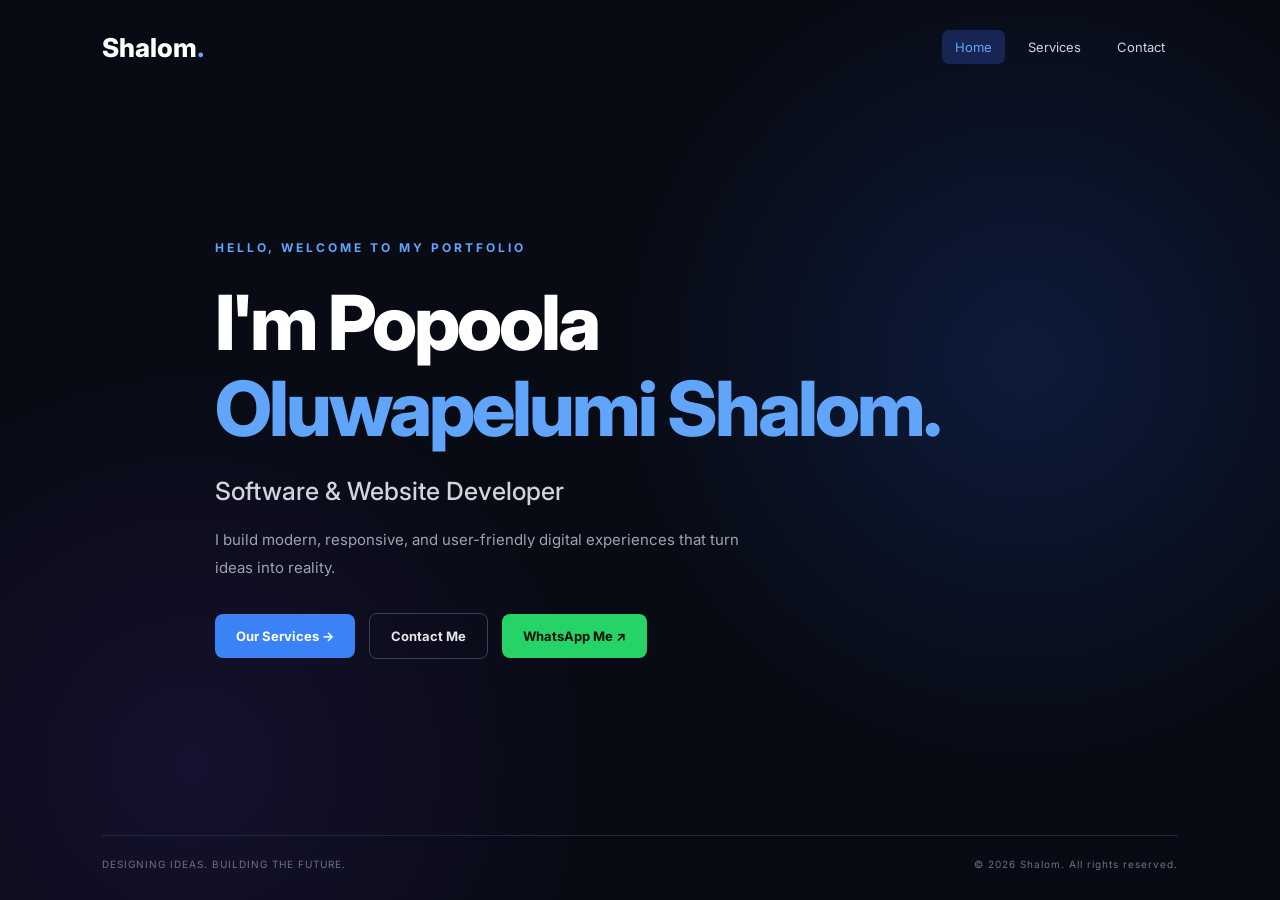
<file: index.html>
<!DOCTYPE html>
<html lang="en">
<head>
    <meta charset="UTF-8">
    <meta name="viewport" content="width=device-width, initial-scale=1.0">

    <title>Shalom's Website| Developer</title>
    <link rel="stylesheet" href="Bio.css">
</head>
<body>

    <main class="hero">
        <nav class="navbar">
            <a href="index.html" class="logo">Shalom<span>.</span></a>

            <div class="nav-links">
                <a href="index.html" class="nav-link active">Home</a>
                <a href="Bio2.html" class="nav-link">Services</a>
                <a href="Bio3.html" class="nav-link">Contact</a>
            </div>
        </nav>

        <section class="hero-content">
            <p class="intro">HELLO, WELCOME TO MY PORTFOLIO</p>

            <h1>
                I'm Popoola<br>
                <span>Oluwapelumi Shalom.</span>
            </h1>

            <h2>Software &amp; Website Developer</h2>

            <p class="description">
                I build modern, responsive, and user-friendly digital
                experiences that turn ideas into reality.
            </p>

            <div class="buttons">
                <a href="Bio2.html" class="button primary">
                    Our Services →
                </a>

                <a href="Bio3.html" class="button secondary">
                    Contact Me
                </a>

                <a href="https://wa.me/2348020608767"
                   class="button whatsapp"
                   target="_blank"
                   rel="noopener noreferrer">
                    WhatsApp Me ↗
                </a>
            </div>
        </section>

        <footer>
            <p>DESIGNING IDEAS. BUILDING THE FUTURE.</p>
            <p>© 2026 Shalom. All rights reserved.</p>
        </footer>
    </main>

</body>
</html>
</file>
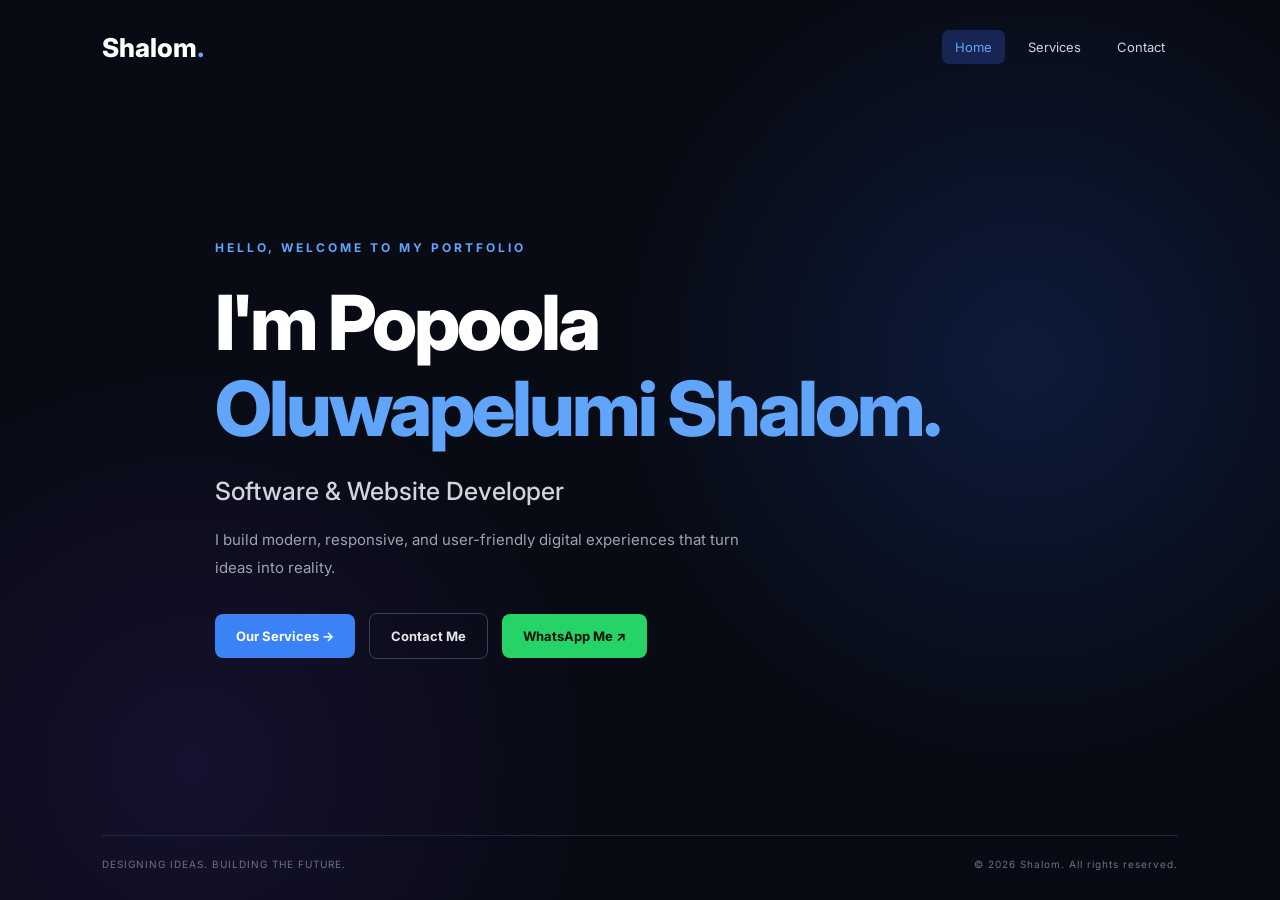
<file: Bio.html>
<!DOCTYPE html>
<html lang="en">
<head>
    <meta charset="UTF-8">
    <meta name="viewport" content="width=device-width, initial-scale=1.0">

    <title>Popoola Oluwapelumi Shalom | Developer</title>
    <link rel="stylesheet" href="Bio.css">
</head>
<body>

    <main class="hero">
        <nav class="navbar">
            <a href="Bio.html" class="logo">Shalom<span>.</span></a>

            <div class="nav-links">
                <a href="Bio.html" class="nav-link active">Home</a>
                <a href="Bio2.html" class="nav-link">Services</a>
                <a href="Bio3.html" class="nav-link">Contact</a>
            </div>
        </nav>

        <section class="hero-content">
            <p class="intro">HELLO, WELCOME TO MY PORTFOLIO</p>

            <h1>
                I'm Popoola<br>
                <span>Oluwapelumi Shalom.</span>
            </h1>

            <h2>Software &amp; Website Developer</h2>

            <p class="description">
                I build modern, responsive, and user-friendly digital
                experiences that turn ideas into reality.
            </p>

            <div class="buttons">
                <a href="Bio2.html" class="button primary">
                    Our Services →
                </a>

                <a href="Bio3.html" class="button secondary">
                    Contact Me
                </a>

                <a href="https://wa.me/2348020608767"
                   class="button whatsapp"
                   target="_blank"
                   rel="noopener noreferrer">
                    WhatsApp Me ↗
                </a>
            </div>
        </section>

        <footer>
            <p>DESIGNING IDEAS. BUILDING THE FUTURE.</p>
            <p>© 2026 Shalom. All rights reserved.</p>
        </footer>
    </main>

</body>
</html>
</file>
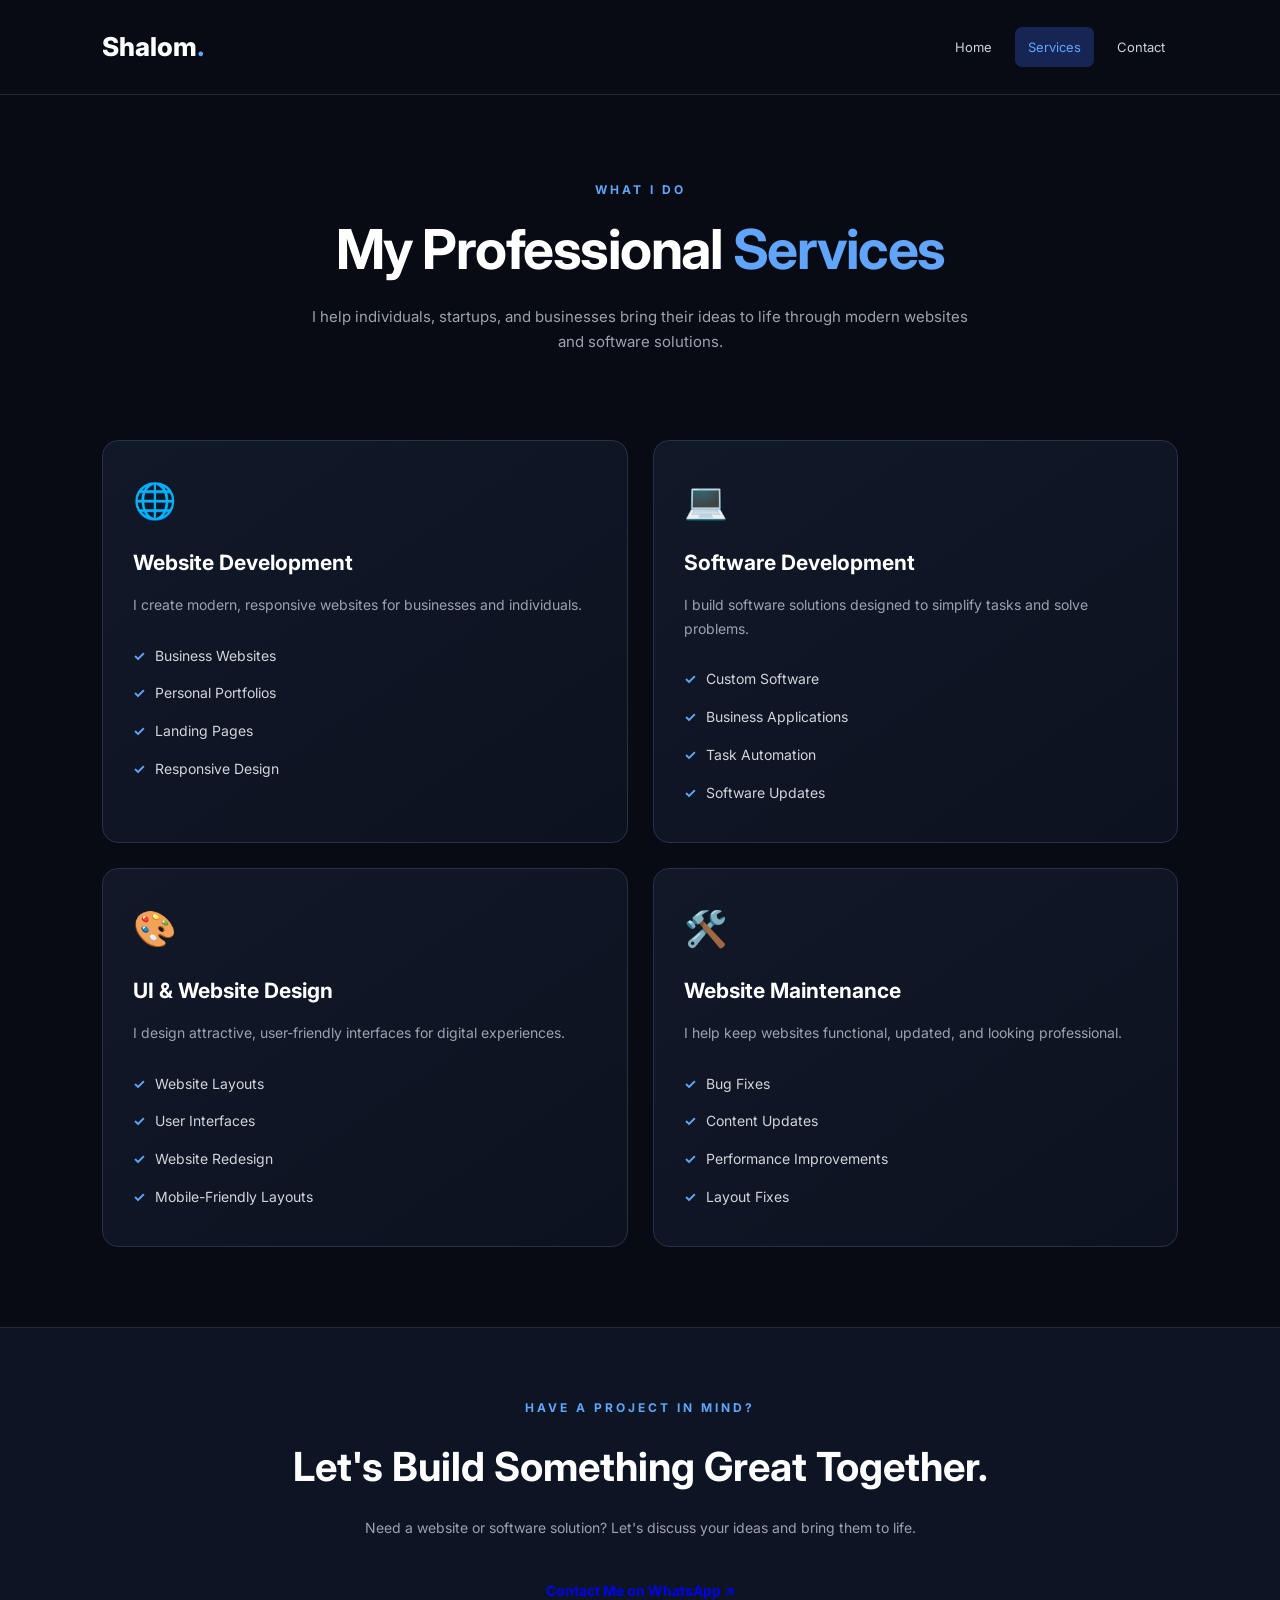
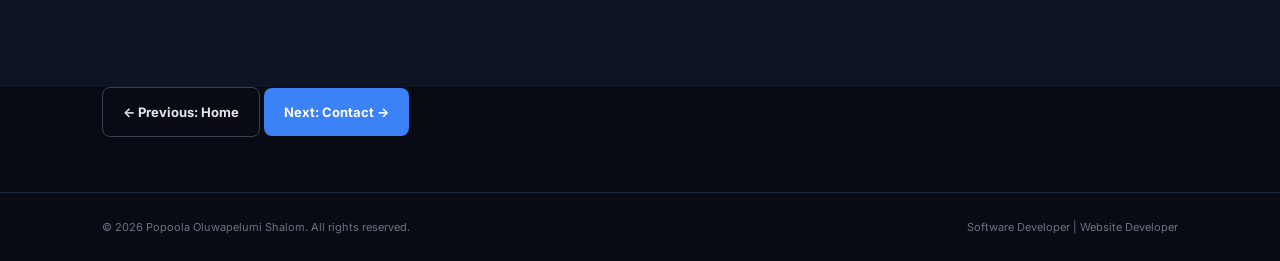
<file: Bio2.html>
<!DOCTYPE html>
<html lang="en">
<head>
    <meta charset="UTF-8">
    <meta name="viewport" content="width=device-width, initial-scale=1.0">

    <title>My Services | Popoola Oluwapelumi Shalom</title>
    <link rel="stylesheet" href="/Bio2.css">
</head>
<body>

    <header class="navbar">
        <a href="/" class="logo">Shalom<span>.</span></a>

        <nav class="nav-links">
            <a href="/">Home</a>
            <a href="/Bio2.html" class="active">Services</a>
            <a href="/Bio3.html">Contact</a>
        </nav>
    </header>

    <main>
        <section class="hero">
            <p class="tagline">WHAT I DO</p>
            <h1>My Professional <span>Services</span></h1>

            <p class="intro">
                I help individuals, startups, and businesses bring their
                ideas to life through modern websites and software solutions.
            </p>
        </section>

        <section class="services" id="services">
            <div class="service-card">
                <div class="icon">🌐</div>
                <h2>Website Development</h2>
                <p>I create modern, responsive websites for businesses and individuals.</p>
                <ul>
                    <li>Business Websites</li>
                    <li>Personal Portfolios</li>
                    <li>Landing Pages</li>
                    <li>Responsive Design</li>
                </ul>
            </div>

            <div class="service-card">
                <div class="icon">💻</div>
                <h2>Software Development</h2>
                <p>I build software solutions designed to simplify tasks and solve problems.</p>
                <ul>
                    <li>Custom Software</li>
                    <li>Business Applications</li>
                    <li>Task Automation</li>
                    <li>Software Updates</li>
                </ul>
            </div>

            <div class="service-card">
                <div class="icon">🎨</div>
                <h2>UI &amp; Website Design</h2>
                <p>I design attractive, user-friendly interfaces for digital experiences.</p>
                <ul>
                    <li>Website Layouts</li>
                    <li>User Interfaces</li>
                    <li>Website Redesign</li>
                    <li>Mobile-Friendly Layouts</li>
                </ul>
            </div>

            <div class="service-card">
                <div class="icon">🛠️</div>
                <h2>Website Maintenance</h2>
                <p>I help keep websites functional, updated, and looking professional.</p>
                <ul>
                    <li>Bug Fixes</li>
                    <li>Content Updates</li>
                    <li>Performance Improvements</li>
                    <li>Layout Fixes</li>
                </ul>
            </div>
        </section>

        <section class="contact" id="contact">
            <p class="tagline">HAVE A PROJECT IN MIND?</p>
            <h2>Let's Build Something Great Together.</h2>

            <p>
                Need a website or software solution?
                Let's discuss your ideas and bring them to life.
            </p>

            <a href="https://wa.me/2348020608767"
               class="whatsapp-btn"
               target="_blank"
               rel="noopener noreferrer">
                Contact Me on WhatsApp ↗
            </a>
        </section>

        <div class="navigation-buttons">
            <a href="/" class="button secondary">← Previous: Home</a>
            <a href="/Bio3.html" class="button primary">Next: Contact →</a>
        </div>
    </main>

    <footer>
        <p>© 2026 Popoola Oluwapelumi Shalom. All rights reserved.</p>
        <p>Software Developer | Website Developer</p>
    </footer>

</body>
</html>
</file>
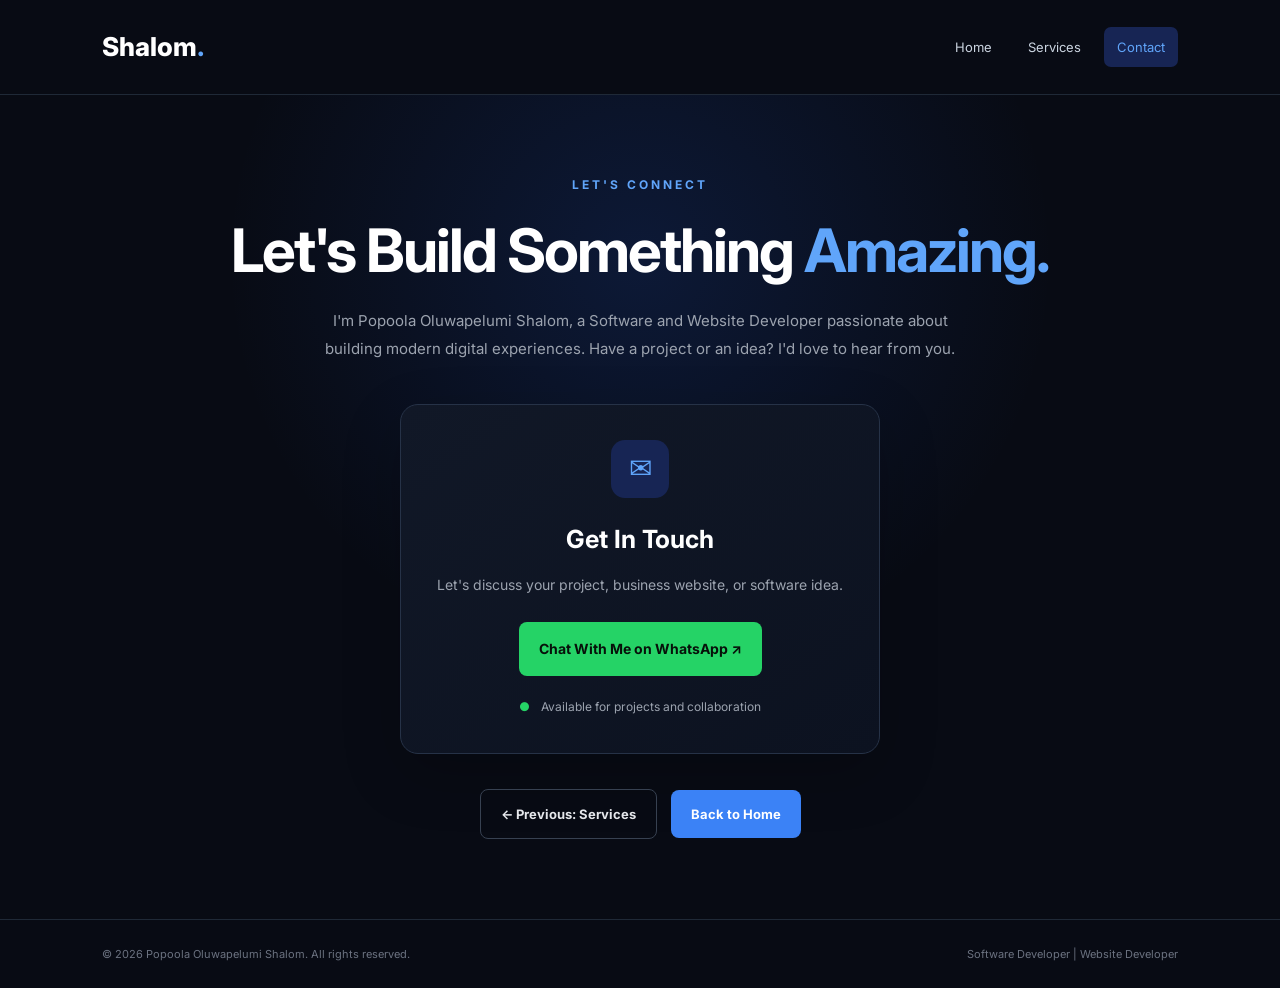
<file: Bio3.html>
<!DOCTYPE html>
<html lang="en">
<head>
    <meta charset="UTF-8">
    <meta name="viewport" content="width=device-width, initial-scale=1.0">

    <title>Contact Me | Popoola Oluwapelumi Shalom</title>
    <link rel="stylesheet" href="/Bio3.css">
</head>
<body>

    <header class="navbar">
        <a href="/" class="logo">Shalom<span>.</span></a>

        <nav class="nav-links">
            <a href="/">Home</a>
            <a href="/Bio2.html">Services</a>
            <a href="/Bio3.html" class="active">Contact</a>
        </nav>
    </header>

    <main>
        <section class="contact-hero">
            <p class="tagline">LET'S CONNECT</p>

            <h1>Let's Build Something <span>Amazing.</span></h1>

            <p class="intro">
                I'm Popoola Oluwapelumi Shalom, a Software and Website
                Developer passionate about building modern digital
                experiences. Have a project or an idea? I'd love to hear from you.
            </p>

            <div class="contact-card" id="contact">
                <div class="contact-icon">✉</div>

                <h2>Get In Touch</h2>

                <p>
                    Let's discuss your project, business website,
                    or software idea.
                </p>

                <a href="https://wa.me/2348020608767"
                   class="whatsapp-btn"
                   target="_blank"
                   rel="noopener noreferrer">
                    Chat With Me on WhatsApp ↗
                </a>

                <p class="availability">
                    Available for projects and collaboration
                </p>
            </div>

            <div class="navigation-buttons">
                <a href="/Bio2.html" class="button secondary">
                    ← Previous: Services
                </a>

                <a href="/" class="button primary">
                    Back to Home
                </a>
            </div>
        </section>
    </main>

    <footer>
        <p>© 2026 Popoola Oluwapelumi Shalom. All rights reserved.</p>
        <p>Software Developer | Website Developer</p>
    </footer>

</body>
</html>
</file>
<file: Bio.css>
@import url('https://fonts.googleapis.com/css2?family=Inter:wght@400;500;600;700;800&display=swap');

* {
    margin: 0;
    padding: 0;
    box-sizing: border-box;
}

html {
    scroll-behavior: smooth;
}

body {
    font-family: 'Inter', sans-serif;
    background: #080b14;
    color: #ffffff;
    min-height: 100vh;
}

.hero {
    min-height: 100vh;
    padding: 30px 8%;
    display: flex;
    flex-direction: column;
    justify-content: space-between;
    background:
        radial-gradient(circle at 80% 40%, rgba(37, 99, 235, 0.18), transparent 35%),
        radial-gradient(circle at 15% 85%, rgba(124, 58, 237, 0.12), transparent 30%),
        #080b14;
}

.navbar {
    display: flex;
    justify-content: space-between;
    align-items: center;
    gap: 20px;
    flex-wrap: wrap;
}

.logo {
    color: #ffffff;
    font-size: 26px;
    font-weight: 800;
    text-decoration: none;
}

.logo span {
    color: #60a5fa;
}

.nav-links {
    display: flex;
    align-items: center;
    gap: 10px;
    flex-wrap: wrap;
}

.nav-links a {
    color: #cbd5e1;
    text-decoration: none;
    font-size: 13px;
    padding: 9px 13px;
    border-radius: 7px;
    transition: 0.3s;
}

.nav-links a:hover,
.nav-links a.active {
    color: #60a5fa;
    background: #172554;
}

.hero-content {
    max-width: 850px;
    width: 100%;
    margin: 100px auto;
}

.intro {
    color: #60a5fa;
    font-size: 12px;
    font-weight: 700;
    letter-spacing: 3px;
    margin-bottom: 25px;
}

h1 {
    font-size: clamp(38px, 6vw, 76px);
    line-height: 1.12;
    font-weight: 800;
    letter-spacing: -3px;
    margin-bottom: 25px;
}

h1 span {
    color: #60a5fa;
}

h2 {
    font-size: clamp(18px, 3vw, 25px);
    color: #d1d5db;
    font-weight: 500;
    margin-bottom: 20px;
}

.description {
    max-width: 550px;
    color: #9ca3af;
    line-height: 1.9;
    font-size: 15px;
    margin-bottom: 30px;
}

.buttons,
.navigation-buttons {
    display: flex;
    align-items: center;
    flex-wrap: wrap;
    gap: 14px;
    margin-top: 28px;
}

.button {
    display: inline-flex;
    justify-content: center;
    align-items: center;
    padding: 14px 21px;
    border-radius: 8px;
    text-decoration: none;
    font-size: 13px;
    font-weight: 700;
    transition: 0.3s;
}

.primary {
    background: #3b82f6;
    color: #ffffff;
}

.primary:hover {
    background: #2563eb;
    transform: translateY(-3px);
}

.secondary {
    border: 1px solid #374151;
    color: #e5e7eb;
}

.secondary:hover {
    border-color: #60a5fa;
    color: #60a5fa;
}

.whatsapp,
.whatsapp-btn {
    background: #25d366;
    color: #07110a;
}

.whatsapp:hover,
.whatsapp-btn:hover {
    background: #1fbd5b;
    transform: translateY(-3px);
}

footer {
    display: flex;
    justify-content: space-between;
    gap: 15px;
    flex-wrap: wrap;
    border-top: 1px solid #1f2937;
    padding-top: 22px;
    color: #6b7280;
    font-size: 10px;
    letter-spacing: 1px;
}

@media (max-width: 600px) {
    .hero {
        padding: 25px 6%;
    }

    .navbar {
        align-items: center;
    }

    .nav-links {
        gap: 4px;
    }

    .nav-links a {
        padding: 8px;
        font-size: 12px;
    }

    .hero-content {
        margin: 75px auto;
    }

    h1 {
        letter-spacing: -1.5px;
    }

    .buttons,
    .navigation-buttons {
        flex-direction: column;
        width: 100%;
    }

    .buttons .button,
    .navigation-buttons .button {
        width: 100%;
    }

    footer {
        line-height: 1.8;
    }
}
</file>
<file: Bio2.css>
@import url('https://fonts.googleapis.com/css2?family=Inter:wght@400;500;600;700;800&display=swap');

* {
    margin: 0;
    padding: 0;
    box-sizing: border-box;
}

html {
    scroll-behavior: smooth;
}

body {
    font-family: 'Inter', sans-serif;
    background: #080b14;
    color: #ffffff;
    line-height: 1.7;
}

.navbar {
    padding: 25px 8%;
    display: flex;
    align-items: center;
    justify-content: space-between;
    gap: 20px;
    flex-wrap: wrap;
    border-bottom: 1px solid #1f2937;
}

.logo {
    font-size: 26px;
    font-weight: 800;
    color: #ffffff;
    text-decoration: none;
}

.logo span {
    color: #60a5fa;
}

.nav-links {
    display: flex;
    align-items: center;
    gap: 10px;
    flex-wrap: wrap;
}

.nav-links a {
    color: #cbd5e1;
    text-decoration: none;
    font-size: 13px;
    padding: 9px 13px;
    border-radius: 7px;
    transition: 0.3s;
}

.nav-links a:hover,
.nav-links a.active {
    color: #60a5fa;
    background: #172554;
}

.hero {
    text-align: center;
    padding: 85px 8% 50px;
}

.tagline {
    color: #60a5fa;
    font-size: 12px;
    font-weight: 700;
    letter-spacing: 3px;
    margin-bottom: 15px;
}

.hero h1 {
    font-size: clamp(34px, 5vw, 55px);
    line-height: 1.2;
    margin-bottom: 22px;
    letter-spacing: -1.5px;
}

.hero h1 span {
    color: #60a5fa;
}

.intro {
    max-width: 680px;
    margin: 0 auto;
    color: #9ca3af;
    font-size: 15px;
}

.services {
    padding: 35px 8% 80px;
    display: grid;
    grid-template-columns: repeat(2, minmax(0, 1fr));
    gap: 25px;
}

.service-card {
    background: linear-gradient(145deg, #111827, #0c1220);
    border: 1px solid #263247;
    border-radius: 16px;
    padding: 30px;
    transition: transform 0.3s, border-color 0.3s;
}

.service-card:hover {
    transform: translateY(-5px);
    border-color: #3b82f6;
}

.icon {
    font-size: 35px;
    margin-bottom: 15px;
}

.service-card h2 {
    font-size: 21px;
    margin-bottom: 12px;
}

.service-card p {
    color: #9ca3af;
    font-size: 14px;
    margin-bottom: 20px;
}

.service-card ul {
    list-style: none;
}

.service-card li {
    color: #d1d5db;
    font-size: 14px;
    padding: 7px 0;
}

.service-card li::before {
    content: "✓";
    color: #60a5fa;
    font-weight: bold;
    margin-right: 10px;
}

.contact {
    text-align: center;
    padding: 70px 8%;
    background: #0d1423;
    border-top: 1px solid #1f2937;
}

.contact h2 {
    font-size: clamp(27px, 4vw, 40px);
    margin: 0 0 15px;
}

.contact > p:not(.tagline) {
    max-width: 580px;
    margin: 0 auto 25px;
    color: #9ca3af;
    font-size: 14px;
}

.whatsapp-btn {
    display: inline-flex;
    justify-content: center;
    align-items: center;
    padding: 14px 24px;
    border-radius: 8px;
    text-decoration: none;
    font-weight: 700;
    font-size: 14px;
    transition: 0.3s;
}

.whatsapp-btn:hover {
    transform: translateY(-3px);
}

.back-link {
    display: block;
    width: fit-content;
    margin: 20px auto 0;
    color: #93c5fd;
    font-size: 14px;
    text-decoration: none;
}

.back-link:hover {
    color: #ffffff;
}

.navigation-buttons {
    justify-content: center;
    padding: 0 8% 55px;
}

.button {
    display: inline-flex;
    justify-content: center;
    align-items: center;
    padding: 13px 20px;
    border-radius: 8px;
    text-decoration: none;
    font-size: 13px;
    font-weight: 700;
    transition: 0.3s;
}

.primary {
    background: #3b82f6;
    color: #ffffff;
}

.primary:hover {
    background: #2563eb;
    transform: translateY(-2px);
}

.secondary {
    border: 1px solid #374151;
    color: #e5e7eb;
}

.secondary:hover {
    border-color: #60a5fa;
    color: #60a5fa;
}

footer {
    padding: 25px 8%;
    display: flex;
    justify-content: space-between;
    flex-wrap: wrap;
    gap: 10px;
    color: #6b7280;
    font-size: 11px;
    border-top: 1px solid #1f2937;
}

@media (max-width: 700px) {
    .navbar {
        padding: 20px 6%;
        flex-direction: column;
    }

    .nav-links {
        justify-content: center;
        gap: 4px;
    }

    .nav-links a {
        padding: 8px;
        font-size: 12px;
    }

    .hero {
        padding: 60px 6% 35px;
    }

    .services {
        grid-template-columns: 1fr;
        padding: 25px 6% 60px;
    }

    .service-card {
        padding: 25px;
    }

    .contact {
        padding: 55px 6%;
    }

    .navigation-buttons {
        flex-direction: column;
        padding: 0 6% 45px;
    }

    .navigation-buttons .button {
        width: 100%;
    }

    footer {
        flex-direction: column;
        text-align: center;
    }
}
</file>
<file: Bio3.css>
@import url('https://fonts.googleapis.com/css2?family=Inter:wght@400;500;600;700;800&display=swap');

* {
    margin: 0;
    padding: 0;
    box-sizing: border-box;
}

html {
    scroll-behavior: smooth;
}

body {
    font-family: 'Inter', sans-serif;
    background: #080b14;
    color: #ffffff;
    min-height: 100vh;
    display: flex;
    flex-direction: column;
    line-height: 1.7;
}

.navbar {
    padding: 25px 8%;
    display: flex;
    align-items: center;
    justify-content: space-between;
    gap: 20px;
    flex-wrap: wrap;
    border-bottom: 1px solid #1f2937;
}

.logo {
    color: #ffffff;
    font-size: 26px;
    font-weight: 800;
    text-decoration: none;
}

.logo span {
    color: #60a5fa;
}

.nav-links {
    display: flex;
    align-items: center;
    gap: 10px;
    flex-wrap: wrap;
}

.nav-links a {
    color: #cbd5e1;
    text-decoration: none;
    font-size: 13px;
    padding: 9px 13px;
    border-radius: 7px;
    transition: 0.3s;
}

.nav-links a:hover,
.nav-links a.active {
    color: #60a5fa;
    background: #172554;
}

main {
    flex: 1;
}

.contact-hero {
    text-align: center;
    padding: 80px 8%;
    background:
        radial-gradient(circle at 50% 20%, rgba(37, 99, 235, 0.16), transparent 45%),
        #080b14;
}

.tagline {
    color: #60a5fa;
    font-size: 12px;
    font-weight: 700;
    letter-spacing: 3px;
    margin-bottom: 20px;
}

.contact-hero h1 {
    max-width: 850px;
    margin: 0 auto 22px;
    font-size: clamp(36px, 5vw, 60px);
    line-height: 1.15;
    letter-spacing: -2px;
}

.contact-hero h1 span {
    color: #60a5fa;
}

.intro {
    max-width: 650px;
    margin: 0 auto 40px;
    color: #9ca3af;
    font-size: 15px;
    line-height: 1.9;
}

.contact-card {
    max-width: 480px;
    margin: 0 auto;
    padding: 35px;
    background: linear-gradient(145deg, #111827, #0c1220);
    border: 1px solid #263247;
    border-radius: 18px;
    box-shadow: 0 20px 60px rgba(0, 0, 0, 0.2);
}

.contact-icon {
    width: 58px;
    height: 58px;
    margin: 0 auto 20px;
    display: flex;
    align-items: center;
    justify-content: center;
    background: #172554;
    color: #60a5fa;
    border-radius: 14px;
    font-size: 28px;
}

.contact-card h2 {
    font-size: 25px;
    margin-bottom: 12px;
}

.contact-card > p {
    color: #9ca3af;
    font-size: 14px;
    line-height: 1.8;
    margin-bottom: 25px;
}

.whatsapp-btn {
    display: inline-flex;
    justify-content: center;
    align-items: center;
    padding: 15px 20px;
    background: #25d366;
    color: #07110a;
    border-radius: 8px;
    text-decoration: none;
    font-weight: 700;
    font-size: 14px;
    transition: 0.3s;
}

.whatsapp-btn:hover {
    background: #1fbd5b;
    transform: translateY(-3px);
}

.contact-card .availability {
    margin: 20px 0 0;
    font-size: 12px;
    color: #9ca3af;
}

.availability::before {
    content: "●";
    color: #25d366;
    margin-right: 8px;
}

.navigation-buttons {
    display: flex;
    justify-content: center;
    align-items: center;
    flex-wrap: wrap;
    gap: 14px;
    margin-top: 35px;
}

.button {
    display: inline-flex;
    justify-content: center;
    align-items: center;
    padding: 13px 20px;
    border-radius: 8px;
    text-decoration: none;
    font-size: 13px;
    font-weight: 700;
    transition: 0.3s;
}

.primary {
    background: #3b82f6;
    color: #ffffff;
}

.primary:hover {
    background: #2563eb;
    transform: translateY(-2px);
}

.secondary {
    border: 1px solid #374151;
    color: #e5e7eb;
}

.secondary:hover {
    border-color: #60a5fa;
    color: #60a5fa;
}

footer {
    padding: 25px 8%;
    display: flex;
    justify-content: space-between;
    flex-wrap: wrap;
    gap: 12px;
    border-top: 1px solid #1f2937;
    color: #6b7280;
    font-size: 11px;
}

@media (max-width: 600px) {
    .navbar {
        padding: 20px 6%;
        flex-direction: column;
    }

    .nav-links {
        justify-content: center;
        gap: 4px;
    }

    .nav-links a {
        padding: 8px;
        font-size: 12px;
    }

    .contact-hero {
        padding: 60px 6%;
    }

    .contact-hero h1 {
        letter-spacing: -1px;
    }

    .contact-card {
        padding: 25px 20px;
    }

    .navigation-buttons {
        flex-direction: column;
    }

    .navigation-buttons .button {
        width: 100%;
    }

    footer {
        flex-direction: column;
        text-align: center;
    }
}
</file>
